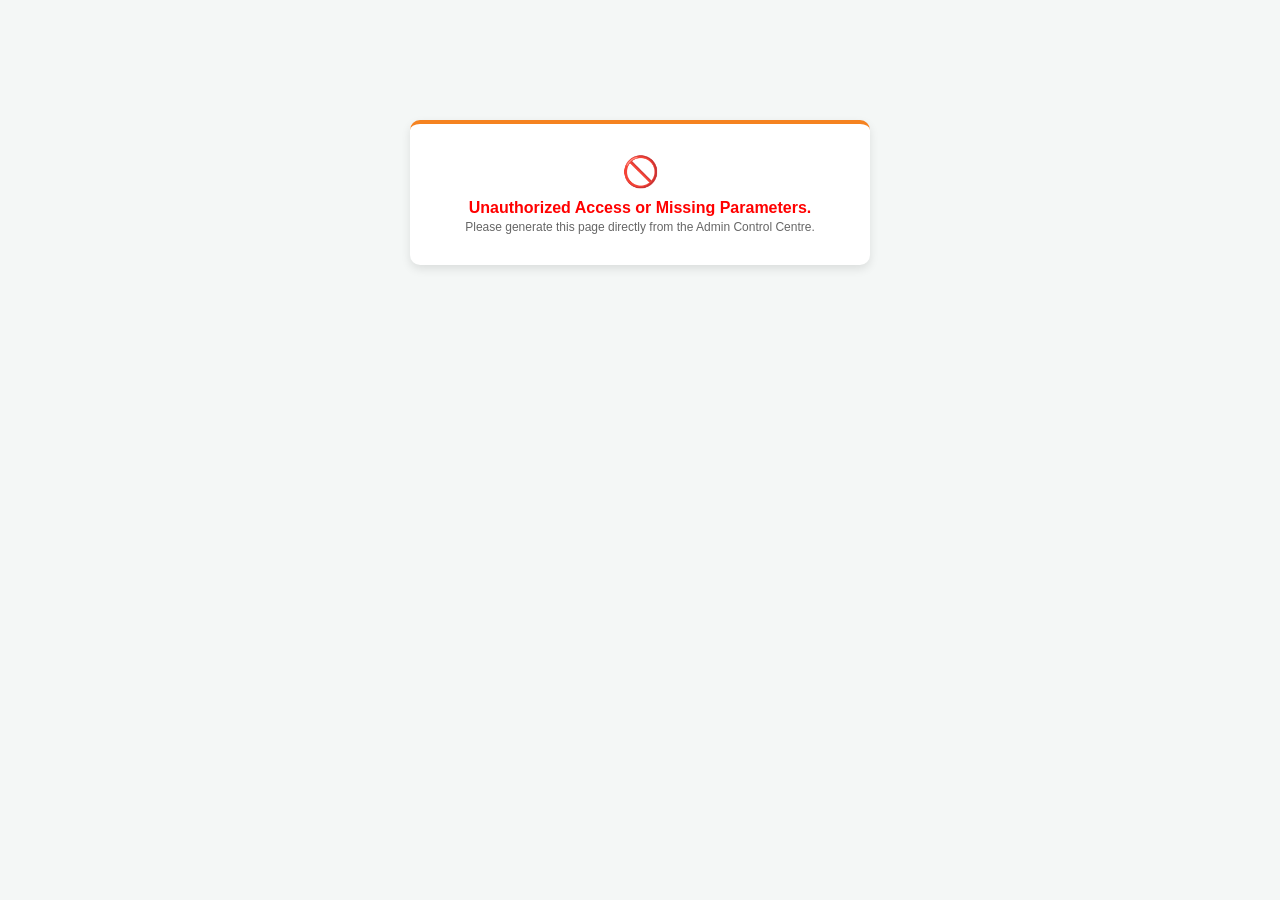
<file: BulkPrint.html>
<!DOCTYPE html>
<html lang="en">
<head>
    <meta charset="UTF-8">
    <meta name="viewport" content="width=device-width, initial-scale=1.0">
    <title>Bulk Print | ResultVue</title>
    <link rel="icon" type="image/png" href="images/favicon.png">
    
    <style>
        :root {
            --primary: #12224A;
            --success: #00A651;
            --warning: #F58220;
            --danger: #E31837;
        }
        body { font-family: 'Segoe UI', Tahoma, Geneva, Verdana, sans-serif; background: #f4f7f6; margin: 0; padding: 20px; }
        
        #loading { text-align: center; margin-top: 100px; font-size: 16px; color: var(--primary); font-weight: bold; background: white; padding: 30px; border-radius: 10px; max-width: 400px; margin-left: auto; margin-right: auto; box-shadow: 0 4px 10px rgba(0,0,0,0.1); border-top: 4px solid var(--warning);}
        
        #printArea { display: none; }
        
        .print-btn-container { text-align: center; margin-bottom: 30px; display: none; }
        .print-btn { background: var(--primary); color: white; padding: 12px 30px; font-size: 16px; border: none; border-radius: 6px; cursor: pointer; font-weight: bold; text-transform: uppercase; box-shadow: 0 4px 6px rgba(0,0,0,0.2); transition: 0.3s; }
        .print-btn:hover { background: #0A1430; transform: translateY(-2px); }

        @media screen {
            .page-break { background: white; max-width: 800px; margin: 0 auto 30px; padding: 30px; border: 2px solid var(--primary); border-radius: 10px; box-shadow: 0 5px 15px rgba(0,0,0,0.05);}
        }
        @media print {
            @page { size: A4 portrait; margin: 15mm; }
            body { background: white !important; padding: 0 !important; margin: 0 !important; }
            body > *:not(#printArea) { display: none !important; }
            #printArea { display: block !important; width: 100% !important; }
            .page-break { page-break-after: always; margin: 0 !important; padding: 0 !important; border: none !important; box-shadow: none !important;}
            .page-break:last-child { page-break-after: avoid; }
            * { -webkit-print-color-adjust: exact !important; print-color-adjust: exact !important; }
        }
    </style>
</head>
<body>

    <div id="loading">
        <div style="font-size: 30px; margin-bottom: 10px;">⏳</div>
        Fetching Class Data...<br>
        <span style="font-size: 12px; color: #888; font-weight: normal;">Please wait while we generate the bulk report.</span>
    </div>

    <div class="print-btn-container" id="printBtnContainer">
        <button class="print-btn" onclick="window.print()" style="margin-right: 10px;">🖨️ Print All Results</button>
<button class="print-btn" onclick="window.close()" style="background: #6c757d;">❌ Close & Go Back</button>
    </div>

    <div id="printArea"></div>

    <script>
        // ⭐️ പുതിയ API URL
        const API_URL = "https://script.google.com/macros/s/AKfycbxNL1AyCgayAFaVIuNErX5Bm7OpkWHpcPs7i1XBXB-gIZUu1jxG88gEYeHaVYEMV2INAg/exec";
        
        const urlParams = new URLSearchParams(window.location.search);
        const CURRENT_SCHOOL_ID = urlParams.get('school');
        const CURRENT_CLASS = urlParams.get('class');
        const AUTH_TOKEN = localStorage.getItem('authToken_' + CURRENT_SCHOOL_ID);

        let APP_CONFIG = {};
        let BULK_DATA = null;

        document.addEventListener('DOMContentLoaded', initBulkPrint);

        async function initBulkPrint() {
            const loader = document.getElementById('loading');
            
            if (!CURRENT_SCHOOL_ID || !CURRENT_CLASS || !AUTH_TOKEN) {
                loader.innerHTML = `<div style="font-size: 30px; margin-bottom: 10px;">🚫</div><span style="color:red;">Unauthorized Access or Missing Parameters.</span><br><span style="font-size: 12px; color: #666; font-weight: normal;">Please generate this page directly from the Admin Control Centre.</span>`;
                return;
            }

            document.title = `Bulk Print - ${CURRENT_CLASS} | ResultVue`;

            try {
                // 1. കോൺഫിഗറേഷനുകൾ സ്വീകരിക്കുന്നു (Logo, Settings etc.)
                const configRes = await fetch(API_URL, {
                    method: 'POST',
                    body: JSON.stringify({ action: 'getPublicConfig', schoolId: CURRENT_SCHOOL_ID })
                });
                const configData = await configRes.json();
                
                if (configData.success) {
                    APP_CONFIG = configData.config;
                } else {
                    throw new Error("Failed to load school configuration.");
                }

                // 2. ക്ലാസ്സിലെ ഡാറ്റ സുരക്ഷിതമായി ഫെച്ച് ചെയ്യുന്നു (ടോക്കൺ ഉപയോഗിച്ച്)
                const bulkRes = await fetch(API_URL, {
                    method: 'POST',
                    body: JSON.stringify({
                        action: 'getBulkPrintData',
                        schoolId: CURRENT_SCHOOL_ID,
                        token: AUTH_TOKEN,
                        className: CURRENT_CLASS
                    })
                });
                const bulkData = await bulkRes.json();

                if (bulkData.success) {
                    BULK_DATA = bulkData;
                    if(BULK_DATA.students.length === 0) {
                        loader.innerHTML = `<div style="font-size: 30px; margin-bottom: 10px;">📭</div><span style="color:var(--warning);">No Students Found!</span><br><span style="font-size: 12px; color: #666; font-weight: normal;">There is no data available for class ${CURRENT_CLASS}.</span>`;
                        return;
                    }
                    renderBulkPrint();
                } else {
                    throw new Error(bulkData.message || "Session Expired or Invalid Token.");
                }
            } catch (error) {
                loader.innerHTML = `<div style="font-size: 30px; margin-bottom: 10px;">⚠️</div><span style="color:red;">System Error:</span><br><span style="font-size: 13px; color: #666; font-weight: normal;">${error.message}</span>`;
            }
        }

        function renderBulkPrint() {
            let htmlContent = "";
            const maxM = BULK_DATA.maxMark;
            const maxA = BULK_DATA.maxAttendance;

            BULK_DATA.students.forEach(studentRow => {
                let parsed = { name: "--", rank: "--", totalStr: "--", totalPct: "--", resVal: "--", attStr: "--", attPct: "--", isPass: false };
                let basicInfo = "", tableRows = "";

                BULK_DATA.headers.forEach((header, i) => {
                    let val = studentRow[i] || "--";
                    let hUp = String(header).toUpperCase();

                    if (hUp.includes('NAME')) parsed.name = val;
                    else if (hUp.includes('RANK')) parsed.rank = val;
                    else if (hUp.includes('ATTENDANCE')) parsed.attStr = val;

                    if ((hUp.includes('PERCENT') || hUp.includes('%')) && typeof val === 'number') {
                        val = (val <= 1 && val >= 0) ? Math.round(val * 100) + '%' : Math.round(val) + '%';
                    }
                    else if ((hUp.includes('TOTAL') || (hUp.includes('MARK') && !hUp.includes('REMARK'))) && maxM && val !== '--') {
                        parsed.totalStr = val;
                        val = `${val} / ${maxM}`;
                    }

                    if (hUp.includes('REMARK') || hUp.includes('RESULT') || hUp.includes('STATUS')) {
                        parsed.resVal = String(val).toUpperCase();
                        parsed.isPass = parsed.resVal.includes('PASS') || parsed.resVal.includes('ELIGIBLE') || parsed.resVal.includes('PROMOTED');
                        val = parsed.resVal;
                    }

                    if (hUp.includes('NAME') || hUp.includes('ROLL') || hUp.includes('ADMISSION') || hUp.includes('GENDER') || hUp.includes('DOB')) {
                        basicInfo += `<div style="width: 50%; margin-bottom: 8px; font-size: 13px;"><b>${header}:</b> <span style="color:var(--primary);">${val}</span></div>`;
                    } else if (!hUp.includes('ATTENDANCE') && !hUp.includes('TOTAL') && !hUp.includes('REMARK') && !hUp.includes('RESULT') && !hUp.includes('STATUS') && !hUp.includes('RANK') && !hUp.includes('MARK') && !hUp.includes('%') && !hUp.includes('PERCENT')) {
                        tableRows += `<tr><td style="border: 1px solid #ddd; padding: 10px;">${header}</td><td style="border: 1px solid #ddd; padding: 10px;"><b>${val}</b></td></tr>`;
                    }
                });

                if(parsed.attStr !== '--' && maxA && !isNaN(parsed.attStr) && !isNaN(maxA)) {
                    parsed.attPct = Math.round((Number(parsed.attStr) / Number(maxA)) * 100) + '%';
                    parsed.attStr = `${parsed.attStr} / ${maxA}`;
                }
                if(parsed.totalStr !== '--' && maxM && !isNaN(parsed.totalStr) && !isNaN(maxM)) {
                    parsed.totalPct = Math.round((Number(parsed.totalStr) / Number(maxM)) * 100) + '%';
                    parsed.totalStr = `${parsed.totalStr} / ${maxM}`;
                }

                let rankBoxHTML = "";
                if (parsed.rank !== "--" && parsed.rank !== "") {
                    rankBoxHTML = `<div style="flex: 1; background: #fff8e1; border: 1.5px solid var(--warning); border-radius: 8px; padding: 12px; text-align: center; box-shadow: 0 4px 8px rgba(245,130,32,0.15);"><div style="font-size: 11px; color: var(--warning); font-weight: bold; text-transform: uppercase; letter-spacing: 1px;">Class Rank</div><div style="font-size: 22px; color: #D66D18; font-weight: bold; margin: 5px 0;">${parsed.rank}</div><div style="font-size: 12px; color: #888;">Position</div></div>`;
                }

                let bannerColor = parsed.isPass ? '#e8f5e9' : '#ffebee';
                let bannerBorder = parsed.isPass ? '#c8e6c9' : '#ffcdd2';
                let bannerTextCol = parsed.isPass ? '#00A651' : '#c62828';
                let bannerText = parsed.isPass ? 'ELIGIBLE FOR HIGHER STUDIES' : 'NOT ELIGIBLE FOR HIGHER STUDIES';
                if(parsed.resVal === '--') { bannerColor = '#f5f5f5'; bannerBorder = '#e0e0e0'; bannerTextCol = '#555'; bannerText = 'RESULT PENDING'; }

                let watermarkHTML = ""; let headerLogoHTML = "";
                if (APP_CONFIG.LOGO_BASE64 && APP_CONFIG.LOGO_BASE64.trim() !== "") {
                    watermarkHTML = `<img src="${APP_CONFIG.LOGO_BASE64}" style="position: absolute; top: 50%; left: 50%; transform: translate(-50%, -50%); width: 300px; opacity: 0.05; z-index: 0; pointer-events: none;">`;
                    headerLogoHTML = `<img src="${APP_CONFIG.LOGO_BASE64}" style="width: 75px; height: 75px; object-fit: contain; margin-bottom: 10px;">`;
                }

                let studentHTML = `
                    <div class="page-break">
                        <div style="border: 2px solid var(--primary); border-radius: 10px; padding: 30px; font-family: 'Segoe UI', sans-serif; color: #333; max-width: 800px; margin: 0 auto; position: relative; overflow: hidden; background: white;">
                            ${watermarkHTML}
                            <div style="position: relative; z-index: 1;">
                                <div style="text-align: center; border-bottom: 2px solid var(--primary); padding-bottom: 15px; margin-bottom: 20px;">
                                    ${headerLogoHTML}
                                    <h2 style="font-size: 24px; color: var(--primary); margin: 0; text-transform: uppercase; font-weight: 800;">${APP_CONFIG.INSTITUTION_NAME_UPPER}</h2>
                                    <p style="font-size: 15px; color: #555; margin: 5px 0 0 0; font-weight: bold;">${APP_CONFIG.EXAM_TITLE}</p>
                                    <div style="font-size: 14px; background: var(--primary); color: white; display: inline-block; padding: 6px 20px; border-radius: 20px; margin-top: 10px; font-weight: bold;">CLASS: ${CURRENT_CLASS}</div>
                                </div>
                                
                                <div style="display: flex; flex-wrap: wrap; background: #f9f9f9; padding: 15px; border: 1px solid #eee; border-radius: 8px; margin-bottom: 20px;">
                                    ${basicInfo}
                                </div>
                                
                                <div style="display: flex; gap: 20px; margin-bottom: 20px;">
                                    <div style="flex: 1; background: #fff; border: 1.5px solid var(--primary); border-radius: 8px; padding: 12px; text-align: center;">
                                        <div style="font-size: 11px; color: #666; font-weight: bold; text-transform: uppercase; letter-spacing: 1px;">Total Attendance</div>
                                        <div style="font-size: 18px; color: var(--primary); font-weight: bold; margin: 5px 0;">${parsed.attStr}</div>
                                        <div style="font-size: 12px; color: #888;">Percentage: <b style="color:#333;">${parsed.attPct}</b></div>
                                    </div>
                                    <div style="flex: 1; background: #fff; border: 1.5px solid var(--primary); border-radius: 8px; padding: 12px; text-align: center;">
                                        <div style="font-size: 11px; color: #666; font-weight: bold; text-transform: uppercase; letter-spacing: 1px;">Total Marks Obtained</div>
                                        <div style="font-size: 18px; color: var(--primary); font-weight: bold; margin: 5px 0;">${parsed.totalStr}</div>
                                        <div style="font-size: 12px; color: #888;">Percentage: <b style="color:#333;">${parsed.totalPct}</b></div>
                                    </div>
                                    ${rankBoxHTML}
                                </div>
                                
                                <table style="width: 100%; border-collapse: collapse; margin-bottom: 20px; text-align: left; font-size: 14px;">
                                    <tr><th style="border: 1px solid #ddd; padding: 10px; background: #f4f4f4; width: 70%;">Subjects Evaluated</th><th style="border: 1px solid #ddd; padding: 10px; background: #f4f4f4;">Marks</th></tr>
                                    ${tableRows}
                                </table>
                                
                                <div style="background: ${bannerColor}; color: ${bannerTextCol}; border: 1px solid ${bannerBorder}; padding: 12px; text-align: center; font-weight: bold; font-size: 15px; border-radius: 8px; margin-bottom: 30px; letter-spacing: 1px;">
                                    ${bannerText}
                                </div>
                                
                                <div style="display: flex; justify-content: space-between; margin-top: 40px; font-size: 14px; font-weight: bold;">
                                    <div style="text-align: center; border-top: 1px solid #333; padding-top: 5px; width: 200px;">Class Teacher<br><span style="font-weight:normal; font-size:12px;">(${BULK_DATA.teacher})</span></div>
                                    <div style="text-align: center; border-top: 1px solid #333; padding-top: 5px; width: 200px;">Head of Institution<br><span style="font-weight:normal; font-size:12px;">(${APP_CONFIG.HEAD_MASTER})</span></div>
                                </div>
                                <div style="text-align: center; font-size: 9px; color: #aaa; margin-top: 30px; font-style: italic;">Automatically generated from ${APP_CONFIG.PORTAL_TITLE} by ResultVue on ${new Date().toLocaleDateString('en-GB')}</div>
                            </div>
                        </div>
                    </div>`;
                
                htmlContent += studentHTML;
            });

            document.getElementById('loading').style.display = "none";
            document.getElementById('printArea').innerHTML = htmlContent;
            document.getElementById('printArea').style.display = "block";
            document.getElementById('printBtnContainer').style.display = "block";
            
            // ബൾക്ക് പ്രിൻ്റ് ഡാറ്റ ലോഡ് ചെയ്ത ഉടനെ തന്നെ പ്രിൻ്റ് വിൻഡോ തുറക്കണമെങ്കിൽ താഴെയുള്ള കോഡ് ഉപയോഗിക്കാം.
            // setTimeout(() => { window.print(); }, 1000);
        }
    </script>
</body>
</html>
</file>
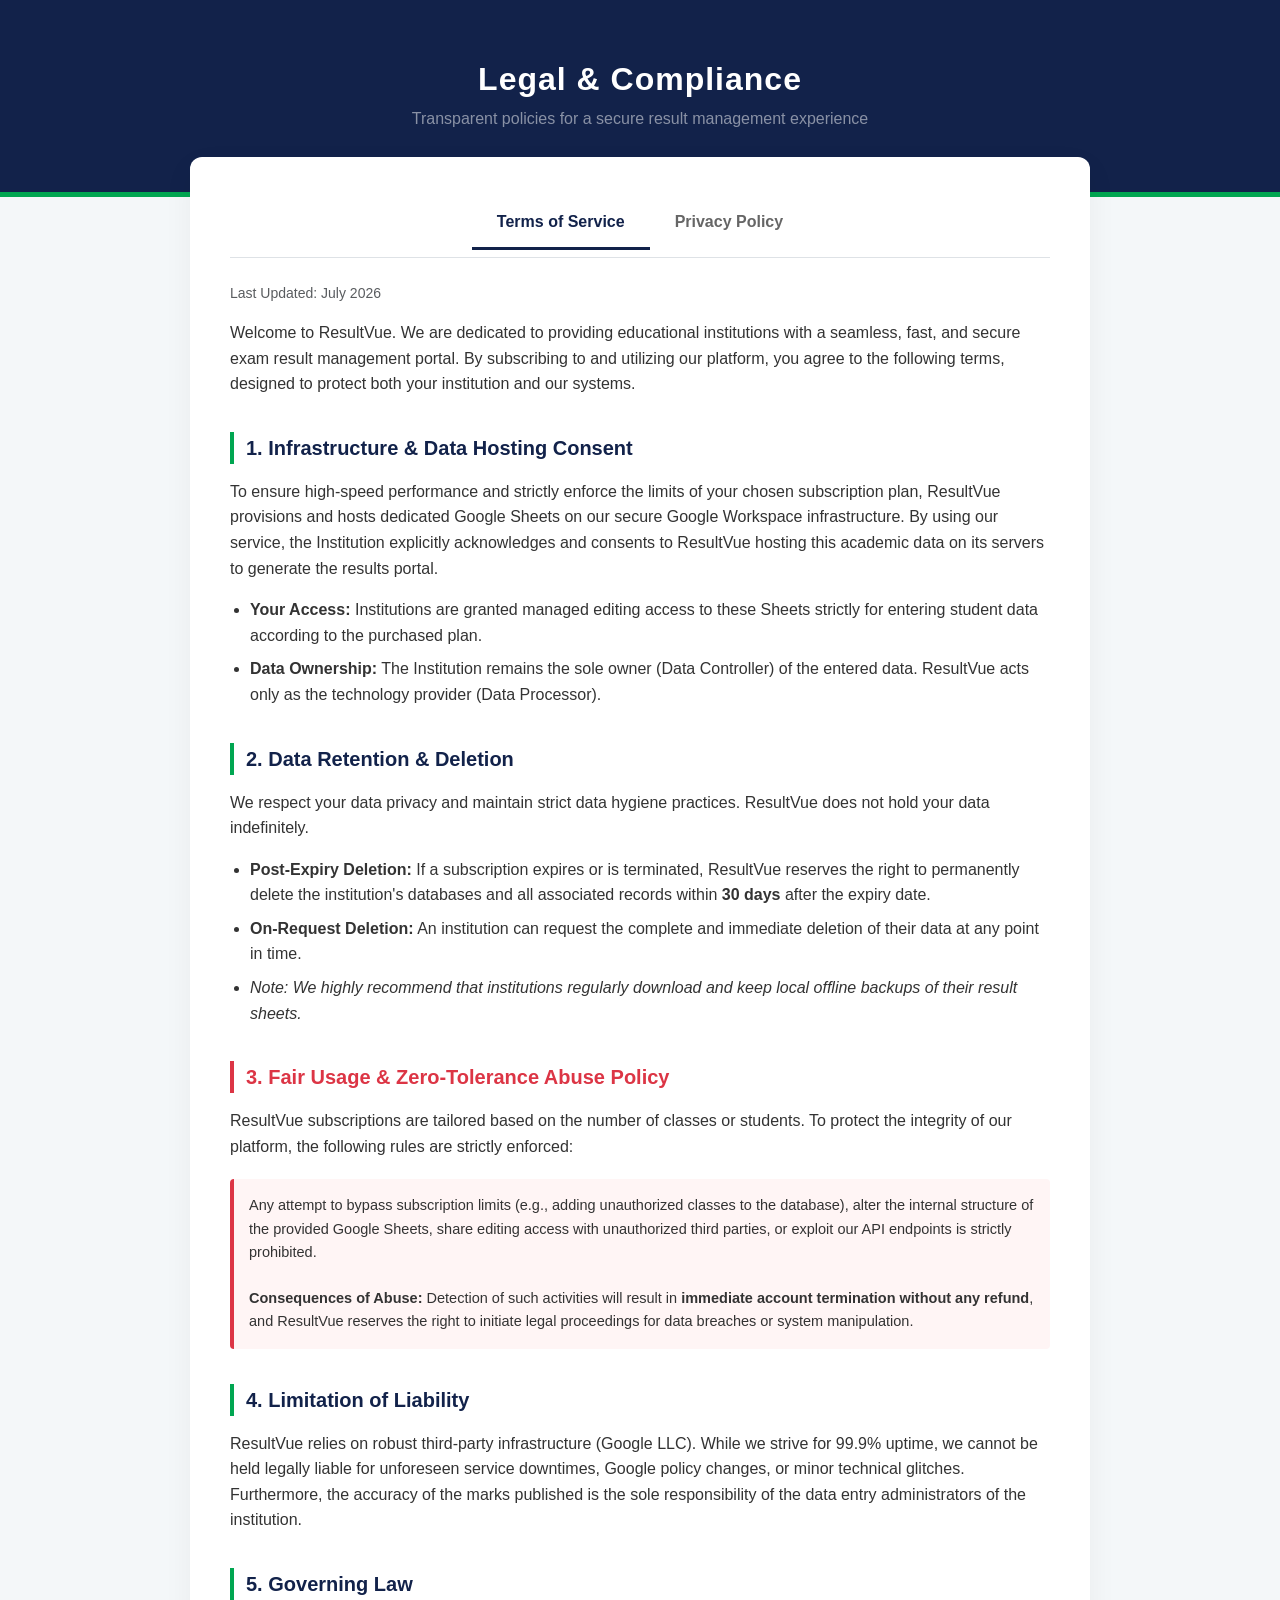
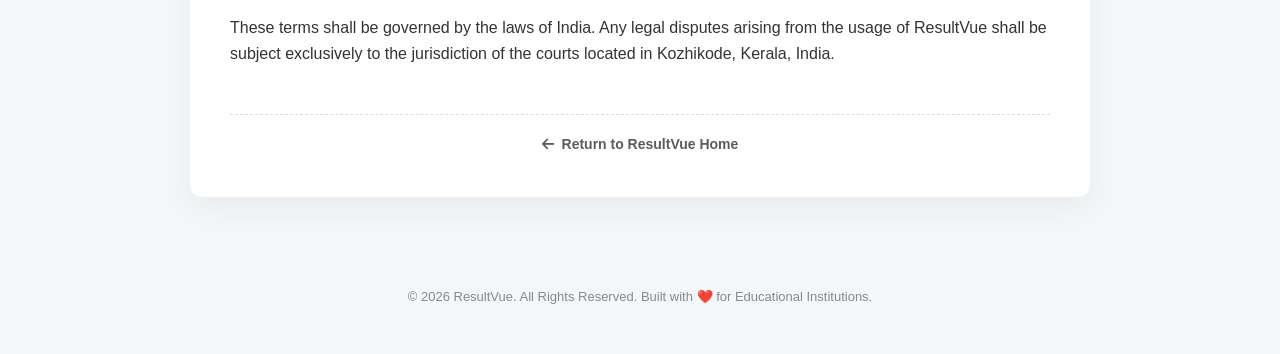
<file: legal.html>
<!DOCTYPE html>
<html lang="en">
<head>
    <meta charset="UTF-8">
    <meta name="viewport" content="width=device-width, initial-scale=1.0">
    <title>Privacy Policy & Terms of Service | ResultVue</title>
    <link rel="icon" type="image/png" href="images/favicon.png">
    <link href="https://cdn.jsdelivr.net/npm/bootstrap@5.3.0/dist/css/bootstrap.min.css" rel="stylesheet">
    <link rel="stylesheet" href="https://cdnjs.cloudflare.com/ajax/libs/font-awesome/6.0.0/css/all.min.css">
    <style>
        :root { --primary: #12224A; --success: #00A651; --warning: #F58220; --danger: #dc3545; --bg: #F4F7F9; }
        body { background-color: var(--bg); font-family: 'Segoe UI', Tahoma, Geneva, Verdana, sans-serif; color: #333; line-height: 1.6; }
        .legal-header { background: var(--primary); color: white; padding: 60px 0; text-align: center; border-bottom: 5px solid var(--success); }
        .legal-header h1 { font-weight: 800; font-size: 32px; letter-spacing: 1px; }
        .legal-container { max-width: 900px; margin: -40px auto 60px auto; background: white; padding: 40px; border-radius: 12px; box-shadow: 0 10px 30px rgba(0,0,0,0.05); }
        .section-title { color: var(--primary); font-weight: 700; font-size: 20px; border-left: 4px solid var(--success); padding-left: 12px; margin-top: 35px; margin-bottom: 15px; }
        .strict-title { border-left-color: var(--danger); color: var(--danger); }
        .nav-tabs .nav-link { color: #666; font-weight: 600; border: none; padding: 12px 25px; transition: 0.3s; }
        .nav-tabs .nav-link.active { color: var(--primary) !important; border-bottom: 3px solid var(--primary) !important; background: transparent; }
        ul { padding-left: 20px; }
        li { margin-bottom: 8px; }
        .highlight-box { background: #e8f5e9; border-left: 4px solid var(--success); padding: 15px; border-radius: 4px; margin: 20px 0; font-size: 14.5px; font-weight: 500; }
        .strict-box { background: #fff5f5; border-left: 4px solid var(--danger); padding: 15px; border-radius: 4px; margin: 20px 0; font-size: 14.5px; font-weight: 500; }
        footer { text-align: center; padding: 30px 0; color: #888; font-size: 13px; }
    </style>
</head>
<body>

    <!-- Header -->
    <div class="legal-header">
        <div class="container">
            <h1>Legal & Compliance</h1>
            <p class="text-white-50 mb-0">Transparent policies for a secure result management experience</p>
        </div>
    </div>

    <!-- Main Content -->
    <div class="container">
        <div class="legal-container">
            
            <!-- Navigation Tabs -->
            <ul class="nav nav-tabs justify-content-center mb-4" id="legalTabs" role="tablist">
                <li class="nav-item">
                    <button class="nav-link active" id="terms-tab" data-bs-toggle="tab" data-bs-target="#termsContent" type="button" role="tab">Terms of Service</button>
                </li>
                <li class="nav-item">
                    <button class="nav-link" id="privacy-tab" data-bs-toggle="tab" data-bs-target="#privacyContent" type="button" role="tab">Privacy Policy</button>
                </li>
            </ul>

            <div class="tab-content" id="legalTabsContent">
                
                <!-- TERMS OF SERVICE -->
                <div class="tab-pane fade show active" id="termsContent" role="tabpanel">
                    <p class="text-muted small">Last Updated: July 2026</p>
                    <p>Welcome to ResultVue. We are dedicated to providing educational institutions with a seamless, fast, and secure exam result management portal. By subscribing to and utilizing our platform, you agree to the following terms, designed to protect both your institution and our systems.</p>
                    
                    <div class="section-title">1. Infrastructure & Data Hosting Consent</div>
                    <p>To ensure high-speed performance and strictly enforce the limits of your chosen subscription plan, ResultVue provisions and hosts dedicated Google Sheets on our secure Google Workspace infrastructure. By using our service, the Institution explicitly acknowledges and consents to ResultVue hosting this academic data on its servers to generate the results portal.</p>
                    <ul>
                        <li><b>Your Access:</b> Institutions are granted managed editing access to these Sheets strictly for entering student data according to the purchased plan.</li>
                        <li><b>Data Ownership:</b> The Institution remains the sole owner (Data Controller) of the entered data. ResultVue acts only as the technology provider (Data Processor).</li>
                    </ul>

                    <div class="section-title">2. Data Retention & Deletion</div>
                    <p>We respect your data privacy and maintain strict data hygiene practices. ResultVue does not hold your data indefinitely.</p>
                    <ul>
                        <li><b>Post-Expiry Deletion:</b> If a subscription expires or is terminated, ResultVue reserves the right to permanently delete the institution's databases and all associated records within <b>30 days</b> after the expiry date.</li>
                        <li><b>On-Request Deletion:</b> An institution can request the complete and immediate deletion of their data at any point in time.</li>
                        <li><i>Note: We highly recommend that institutions regularly download and keep local offline backups of their result sheets.</i></li>
                    </ul>

                    <div class="section-title strict-title">3. Fair Usage & Zero-Tolerance Abuse Policy</div>
                    <p>ResultVue subscriptions are tailored based on the number of classes or students. To protect the integrity of our platform, the following rules are strictly enforced:</p>
                    <div class="strict-box">
                        Any attempt to bypass subscription limits (e.g., adding unauthorized classes to the database), alter the internal structure of the provided Google Sheets, share editing access with unauthorized third parties, or exploit our API endpoints is strictly prohibited. 
                        <br><br><b>Consequences of Abuse:</b> Detection of such activities will result in <b>immediate account termination without any refund</b>, and ResultVue reserves the right to initiate legal proceedings for data breaches or system manipulation.
                    </div>

                    <div class="section-title">4. Limitation of Liability</div>
                    <p>ResultVue relies on robust third-party infrastructure (Google LLC). While we strive for 99.9% uptime, we cannot be held legally liable for unforeseen service downtimes, Google policy changes, or minor technical glitches. Furthermore, the accuracy of the marks published is the sole responsibility of the data entry administrators of the institution.</p>

                    <div class="section-title">5. Governing Law</div>
                    <p>These terms shall be governed by the laws of India. Any legal disputes arising from the usage of ResultVue shall be subject exclusively to the jurisdiction of the courts located in Kozhikode, Kerala, India.</p>
                </div>
                
                <!-- PRIVACY POLICY -->
                <div class="tab-pane fade" id="privacyContent" role="tabpanel">
                    <p class="text-muted small">Last Updated: July 2026</p>
                    <p>At ResultVue, data security isn't just a feature; it's the foundation of our architecture. This policy explains how we handle institutional and student data.</p>

                    <div class="section-title">1. Data Processing Roles</div>
                    <p>In accordance with data protection guidelines:</p>
                    <ul>
                        <li><b>The Institution is the "Data Controller":</b> You decide what student marks are uploaded and published. By utilizing our platform, the Institution guarantees it has the requisite authority and parental consent (where applicable) to process and publish minors' academic data.</li>
                        <li><b>ResultVue is the "Data Processor":</b> We simply provide the secure digital pipeline that takes your data and displays it beautifully to your students.</li>
                    </ul>

                    <div class="highlight-box">
                        <b>Transient Caching for Maximum Privacy:</b> ResultVue never permanently stores student result queries on external web servers. When a student searches for their result, the data is pulled directly from the secured Google Sheet into a temporary, encrypted RAM cache that auto-erases after a maximum of 6 hours.
                    </div>

                    <div class="section-title">2. Information Collection & Security</div>
                    <p>We restrict data collection to the absolute minimum required to operate the portal:</p>
                    <ul>
                        <li><b>Admin Data:</b> We securely store the Institution Name, Admin Contact Details, and Subscription Validity in our Master Control Panel to authenticate your dashboard access.</li>
                        <li><b>Database Security:</b> Each institution's database is sandboxed. It is technologically impossible for a student or admin of 'School A' to query or access the database of 'School B'.</li>
                    </ul>

                    <div class="section-title">3. No Third-Party Data Sharing</div>
                    <p>ResultVue operates on a strict zero-sharing policy. We do not sell, trade, rent, or distribute any administrative details or student academic information to third-party marketing networks, analytics firms, or external entities under any circumstances.</p>
                    
                    <div class="section-title">4. Cookies and Local Storage</div>
                    <p>We use localized browser storage strictly for administrative authentication (keeping you logged in securely). We do not deploy invasive tracking cookies or targeted advertising pixels on the student result portal.</p>

                </div>

            </div>

            <!-- Footer Link -->
            <div class="text-center mt-5 pt-3" style="border-top: 1px dashed #ddd;">
                <a href="index.html" class="text-decoration-none text-muted fw-bold small">
                    <i class="fas fa-arrow-left me-1"></i> Return to ResultVue Home
                </a>
            </div>

        </div>
    </div>

    <footer>
        <p>© 2026 ResultVue. All Rights Reserved. Built with ❤️ for Educational Institutions.</p>
    </footer>

    <script src="https://cdn.jsdelivr.net/npm/bootstrap@5.3.0/dist/js/bootstrap.bundle.min.js"></script>
</body>
</html>
</file>
